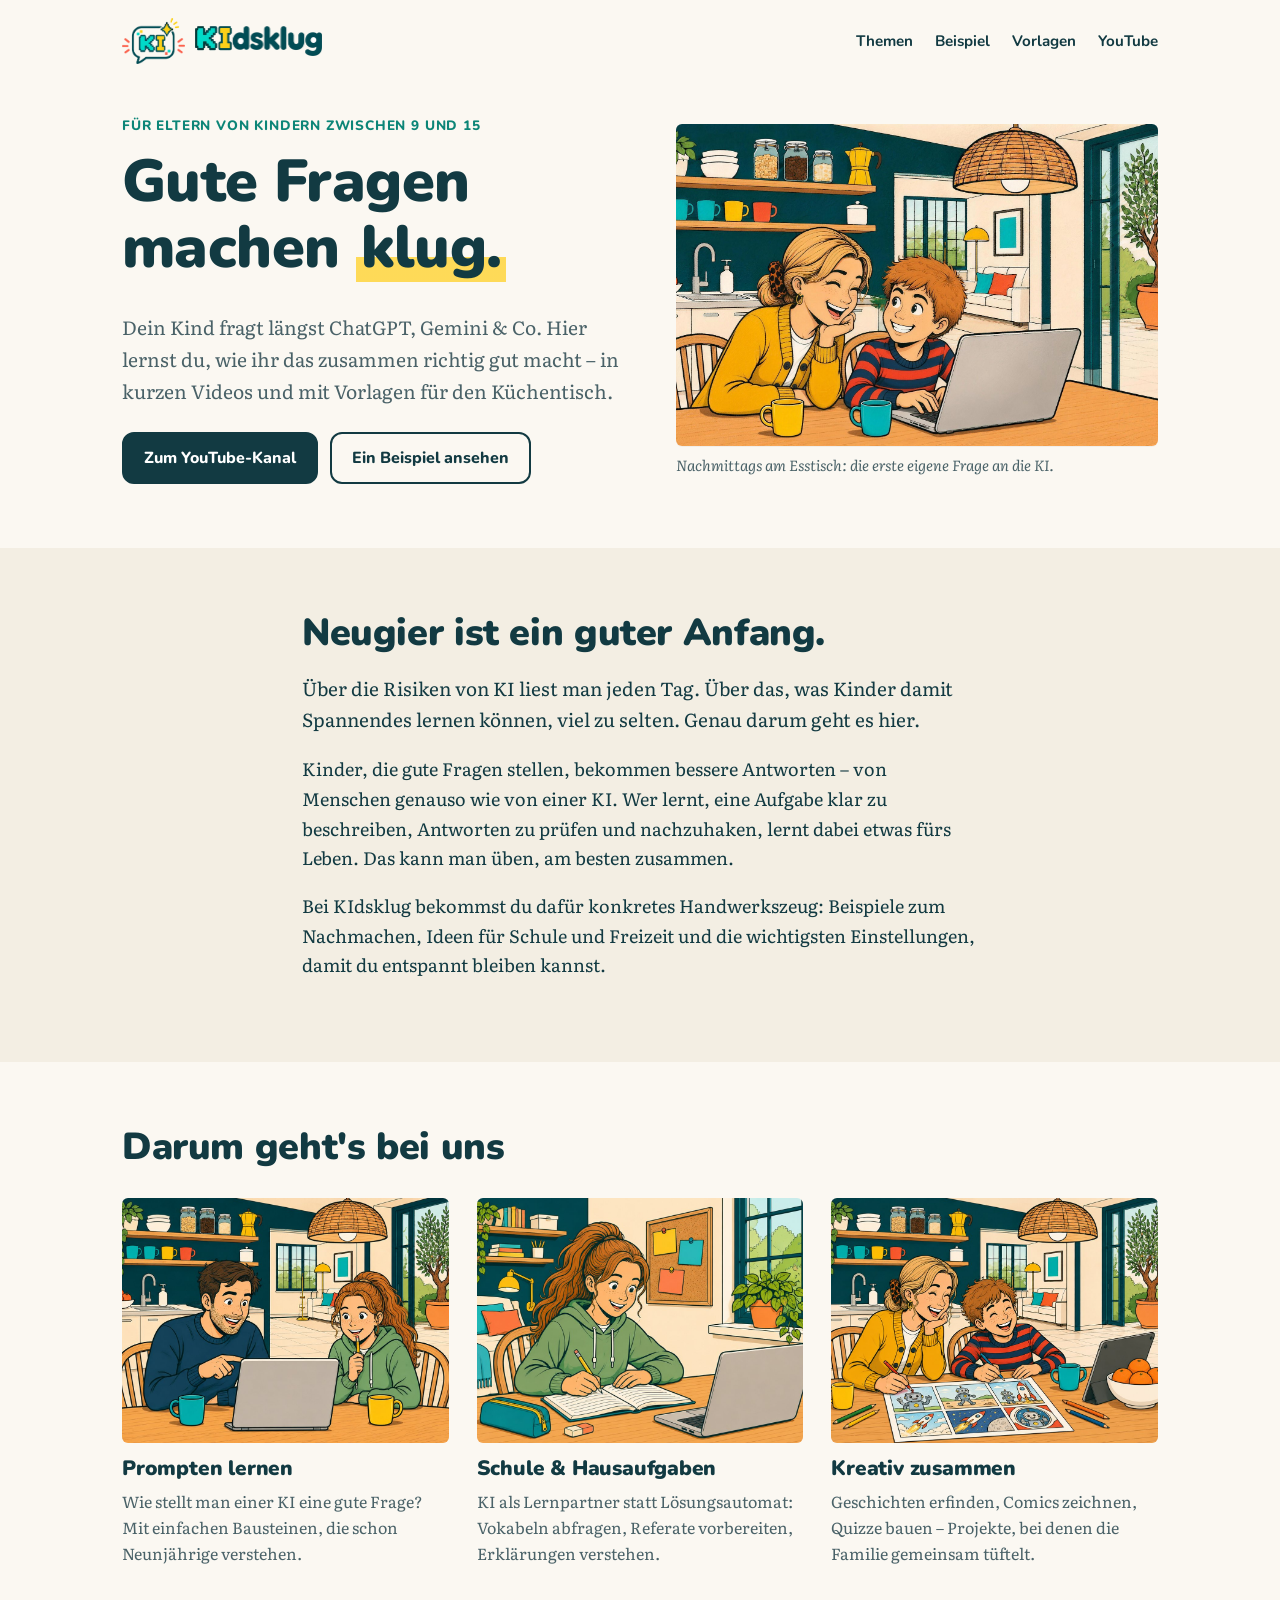
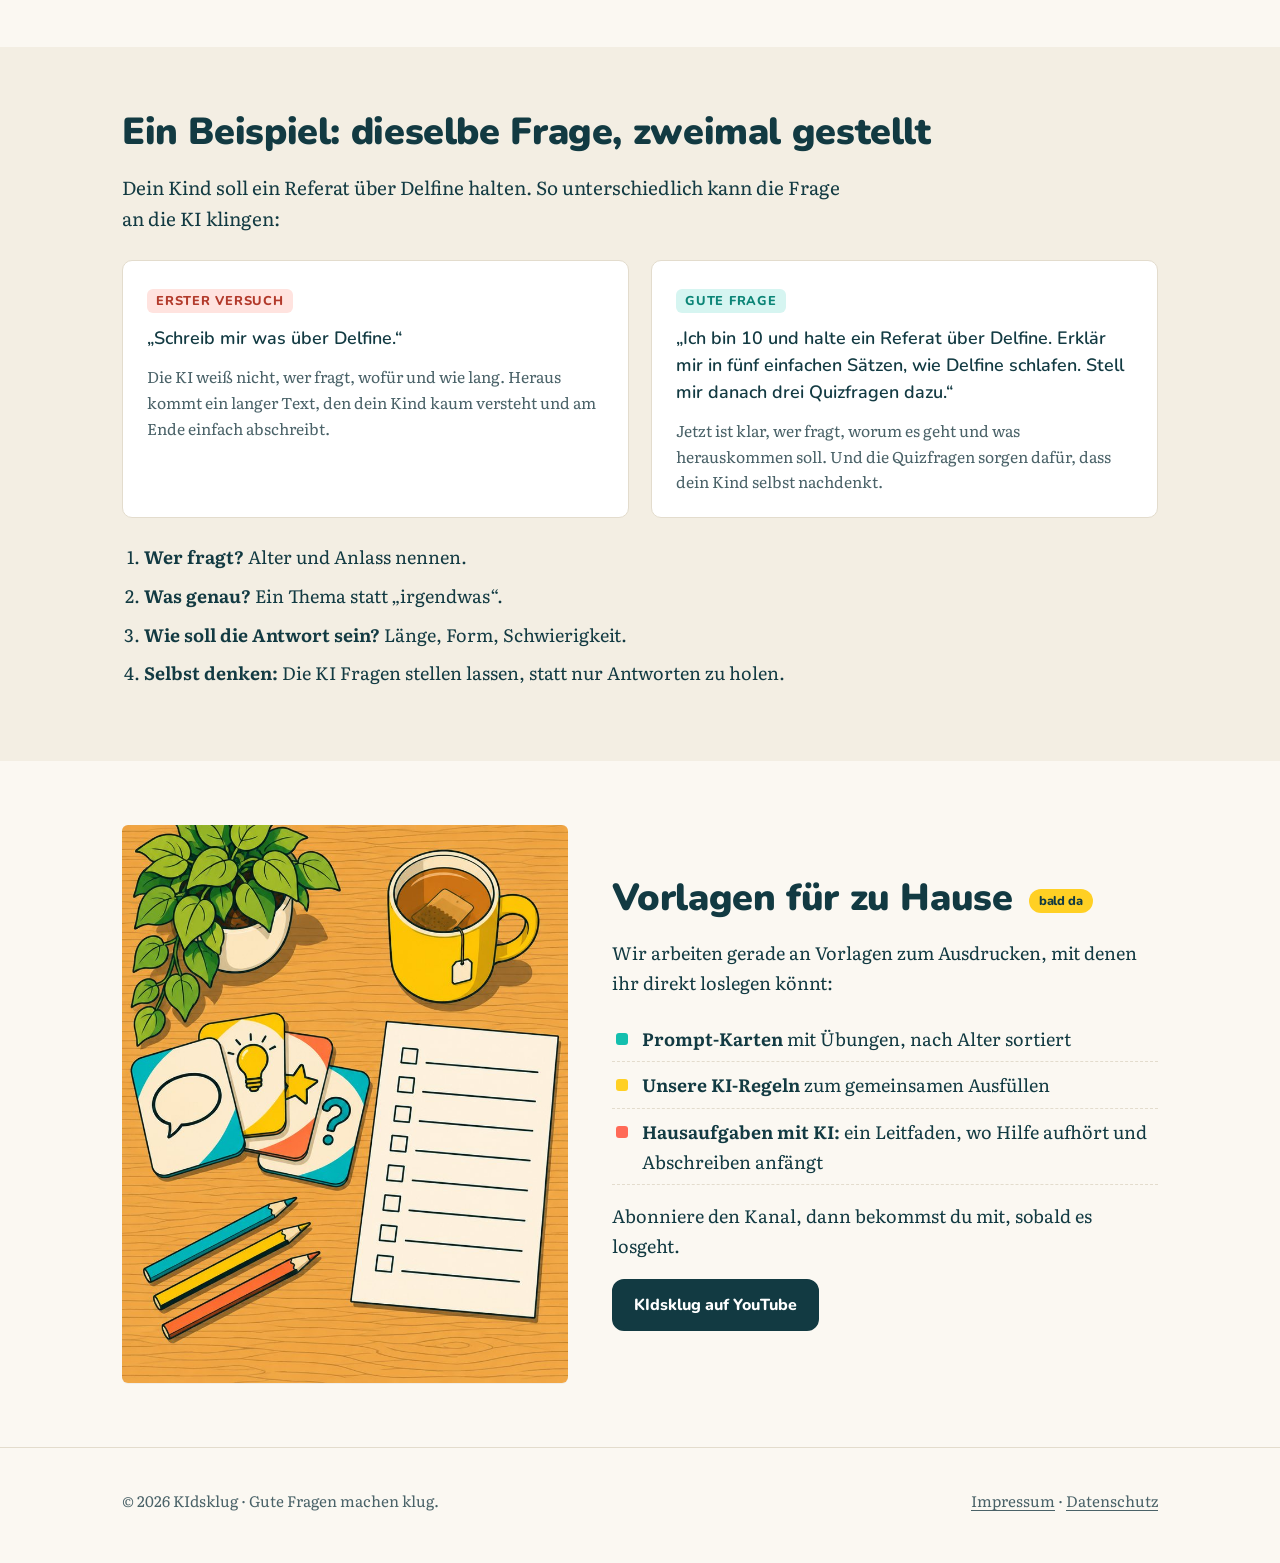
<file: index.html>
<!DOCTYPE html>
<html lang="de">
<head>
<meta charset="utf-8">
<meta name="viewport" content="width=device-width, initial-scale=1">
<title>KIdsklug – Gute Fragen machen klug. KI-Wissen für Eltern</title>
<meta name="description" content="Dein Kind nutzt ChatGPT, Gemini & Co.? KIdsklug zeigt Eltern in kurzen Videos und mit Vorlagen, wie Kinder KI clever nutzen – vom ersten Prompt bis zur Hausaufgabe.">
<link rel="canonical" href="https://kidsklug.de/">
<link rel="icon" href="favicon-48.png" sizes="48x48">
<link rel="apple-touch-icon" href="apple-touch-icon.png">
<meta property="og:title" content="KIdsklug – Gute Fragen machen klug.">
<meta property="og:description" content="KI-Wissen für Eltern: kurze Videos und Vorlagen für den Küchentisch.">
<meta property="og:image" content="https://kidsklug.de/img/hero.jpg">
<meta property="og:locale" content="de_DE">
<link rel="preload" href="fonts/nunito.woff2" as="font" type="font/woff2" crossorigin>
<link rel="stylesheet" href="style.css">
</head>
<body>

<header class="top">
  <div class="wrap">
    <a class="brand" href="./" aria-label="KIdsklug Startseite">
      <img class="sym" src="img/symbol.png" alt="" width="69" height="46">
      <img class="word" src="img/wortmarke.png" alt="KIdsklug" width="128" height="30">
    </a>
    <nav class="nav" aria-label="Hauptmenü">
      <a href="#themen">Themen</a>
      <a href="#beispiel">Beispiel</a>
      <a href="#vorlagen">Vorlagen</a>
      <a href="https://www.youtube.com/@KIdsklug">YouTube</a>
    </nav>
  </div>
</header>

<main>
<section class="hero">
  <div class="wrap">
    <div>
      <div class="kicker">Für Eltern von Kindern zwischen 9 und 15</div>
      <h1>Gute Fragen machen <span class="mark">klug.</span></h1>
      <p class="lead">Dein Kind fragt längst ChatGPT, Gemini &amp; Co. Hier lernst du, wie ihr das zusammen richtig gut macht – in kurzen Videos und mit Vorlagen für den Küchentisch.</p>
      <div class="btns">
        <a class="btn btn-main" href="https://www.youtube.com/@KIdsklug">Zum YouTube-Kanal</a>
        <a class="btn btn-ghost" href="#beispiel">Ein Beispiel ansehen</a>
      </div>
    </div>
    <figure class="photo">
      <img src="img/hero.jpg" alt="Gezeichnete Szene: Mutter und Sohn sitzen lachend am Küchentisch vor einem Laptop" width="1600" height="1067" fetchpriority="high">
      <figcaption>Nachmittags am Esstisch: die erste eigene Frage an die KI.</figcaption>
    </figure>
  </div>
</section>

<section class="paper2">
  <div class="wrap narrow">
    <h2>Neugier ist ein guter Anfang.</h2>
    <p class="big">Über die Risiken von KI liest man jeden Tag. Über das, was Kinder damit Spannendes lernen können, viel zu selten. Genau darum geht es hier.</p>
    <p>Kinder, die gute Fragen stellen, bekommen bessere Antworten – von Menschen genauso wie von einer KI. Wer lernt, eine Aufgabe klar zu beschreiben, Antworten zu prüfen und nachzuhaken, lernt dabei etwas fürs Leben. Das kann man üben, am besten zusammen.</p>
    <p>Bei KIdsklug bekommst du dafür konkretes Handwerkszeug: Beispiele zum Nachmachen, Ideen für Schule und Freizeit und die wichtigsten Einstellungen, damit du entspannt bleiben kannst.</p>
  </div>
</section>

<section id="themen">
  <div class="wrap">
    <h2>Darum geht's bei uns</h2>
    <div class="themes">
      <article class="theme">
        <img src="img/prompten.jpg" alt="Gezeichnete Szene: Vater und Tochter überlegen gemeinsam am Laptop" width="1200" height="800" >
        <h3>Prompten lernen</h3>
        <p>Wie stellt man einer KI eine gute Frage? Mit einfachen Bausteinen, die schon Neunjährige verstehen.</p>
      </article>
      <article class="theme">
        <img src="img/schule.jpg" alt="Gezeichnete Szene: Ein Mädchen macht am Schreibtisch Hausaufgaben, daneben ein Laptop" width="1200" height="800" >
        <h3>Schule &amp; Hausaufgaben</h3>
        <p>KI als Lernpartner statt Lösungsautomat: Vokabeln abfragen, Referate vorbereiten, Erklärungen verstehen.</p>
      </article>
      <article class="theme">
        <img src="img/kreativ.jpg" alt="Gezeichnete Szene: Mutter und Sohn zeichnen zusammen einen Comic" width="1200" height="800" >
        <h3>Kreativ zusammen</h3>
        <p>Geschichten erfinden, Comics zeichnen, Quizze bauen – Projekte, bei denen die Familie gemeinsam tüftelt.</p>
      </article>
    </div>
  </div>
</section>

<section id="beispiel" class="paper2">
  <div class="wrap">
    <h2>Ein Beispiel: dieselbe Frage, zweimal gestellt</h2>
    <p class="big narrow">Dein Kind soll ein Referat über Delfine halten. So unterschiedlich kann die Frage an die KI klingen:</p>
    <div class="compare">
      <div class="note bad">
        <span class="tag">Erster Versuch</span>
        <blockquote>„Schreib mir was über Delfine.“</blockquote>
        <p>Die KI weiß nicht, wer fragt, wofür und wie lang. Heraus kommt ein langer Text, den dein Kind kaum versteht und am Ende einfach abschreibt.</p>
      </div>
      <div class="note good">
        <span class="tag">Gute Frage</span>
        <blockquote>„Ich bin 10 und halte ein Referat über Delfine. Erklär mir in fünf einfachen Sätzen, wie Delfine schlafen. Stell mir danach drei Quizfragen dazu.“</blockquote>
        <p>Jetzt ist klar, wer fragt, worum es geht und was herauskommen soll. Und die Quizfragen sorgen dafür, dass dein Kind selbst nachdenkt.</p>
      </div>
    </div>
    <ol class="steps narrow">
      <li><strong>Wer fragt?</strong> Alter und Anlass nennen.</li>
      <li><strong>Was genau?</strong> Ein Thema statt „irgendwas“.</li>
      <li><strong>Wie soll die Antwort sein?</strong> Länge, Form, Schwierigkeit.</li>
      <li><strong>Selbst denken:</strong> Die KI Fragen stellen lassen, statt nur Antworten zu holen.</li>
    </ol>
  </div>
</section>

<section id="vorlagen">
  <div class="wrap split">
    <figure class="photo">
      <img src="img/vorlagen.jpg" alt="Gezeichnete Karten mit bunten Ecken, eine Checkliste, Buntstifte und eine Tasse Tee auf einem Holztisch" width="800" height="1000" >
    </figure>
    <div>
      <h2>Vorlagen für zu Hause <span class="soon">bald da</span></h2>
      <p>Wir arbeiten gerade an Vorlagen zum Ausdrucken, mit denen ihr direkt loslegen könnt:</p>
      <ul class="plain">
        <li><strong>Prompt-Karten</strong> mit Übungen, nach Alter sortiert</li>
        <li><strong>Unsere KI-Regeln</strong> zum gemeinsamen Ausfüllen</li>
        <li><strong>Hausaufgaben mit KI:</strong> ein Leitfaden, wo Hilfe aufhört und Abschreiben anfängt</li>
      </ul>
      <p>Abonniere den Kanal, dann bekommst du mit, sobald es losgeht.</p>
      <a class="btn btn-main" href="https://www.youtube.com/@KIdsklug">KIdsklug auf YouTube</a>
    </div>
  </div>
</section>
</main>

<footer>
  <div class="wrap">
    <div>© 2026 KIdsklug · Gute Fragen machen klug.</div>
    <div><a href="impressum.html">Impressum</a> · <a href="datenschutz.html">Datenschutz</a></div>
  </div>
</footer>
</body>
</html>
</file>
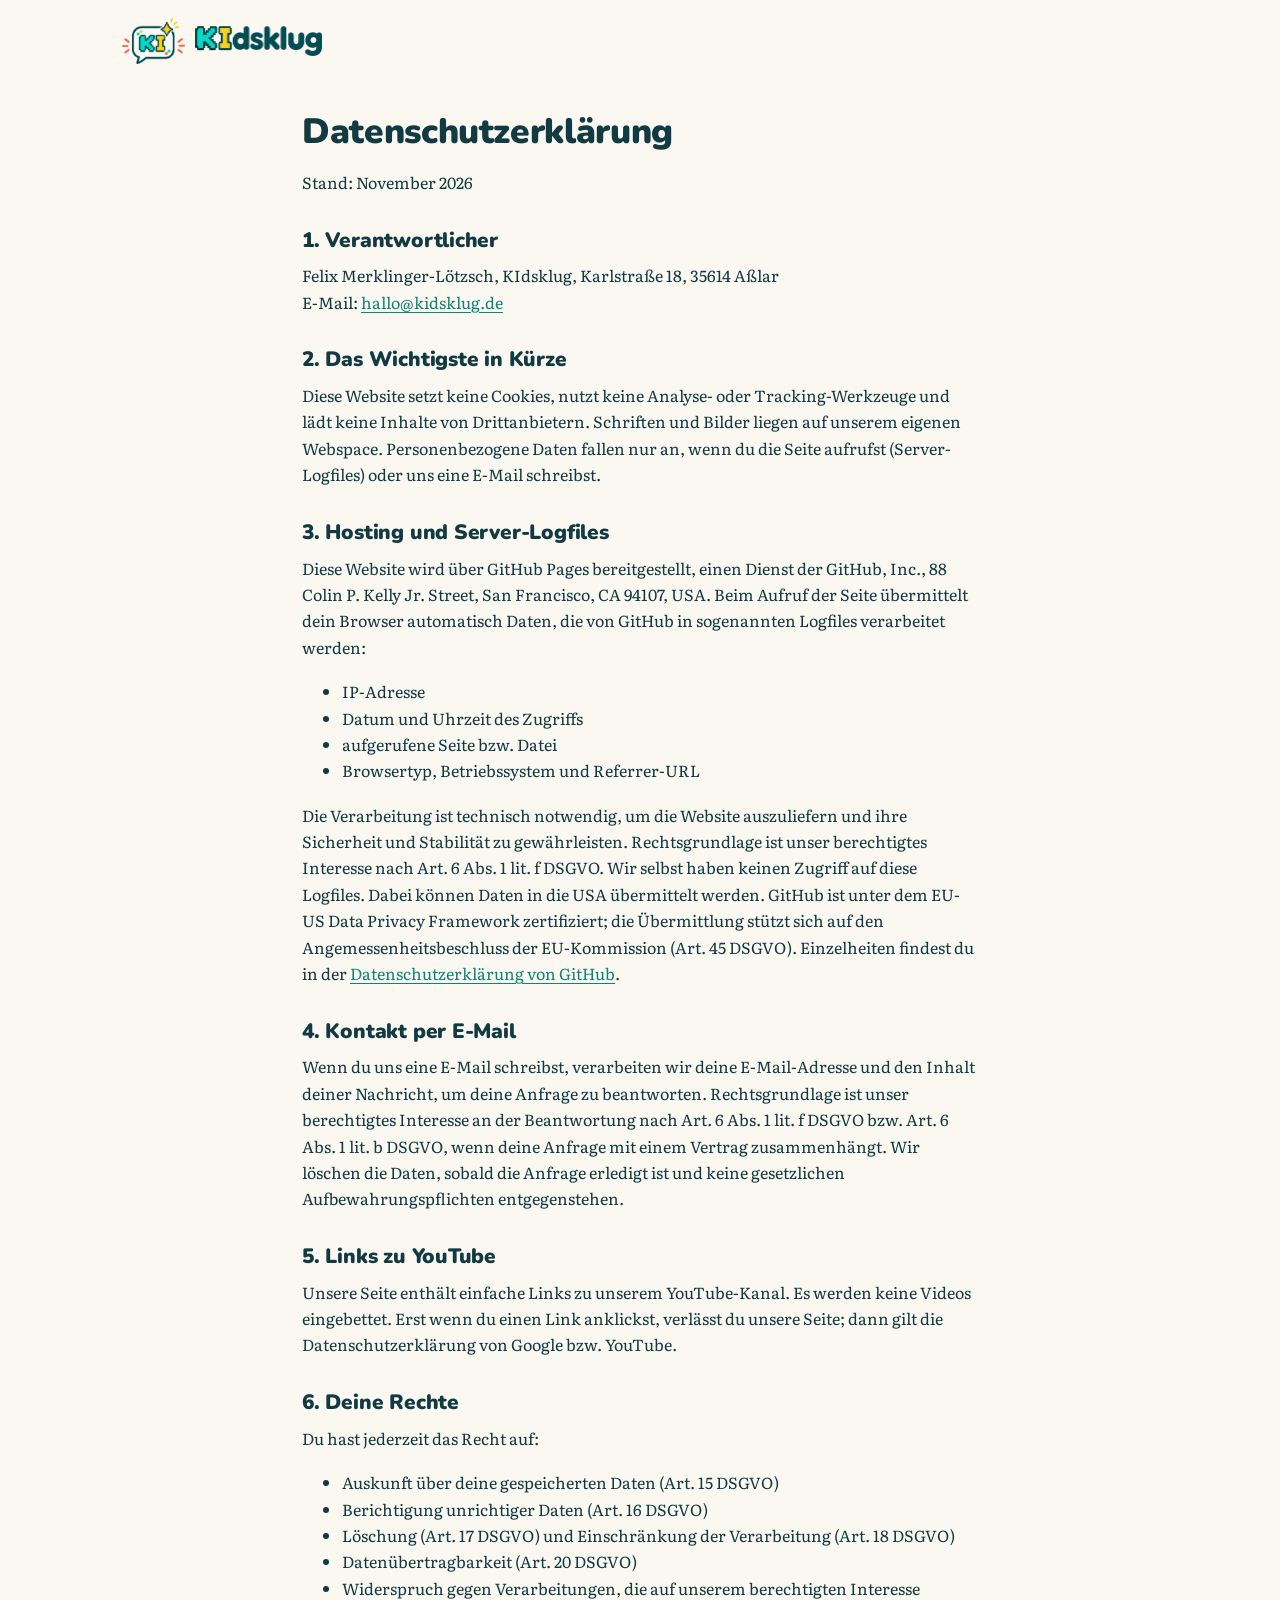
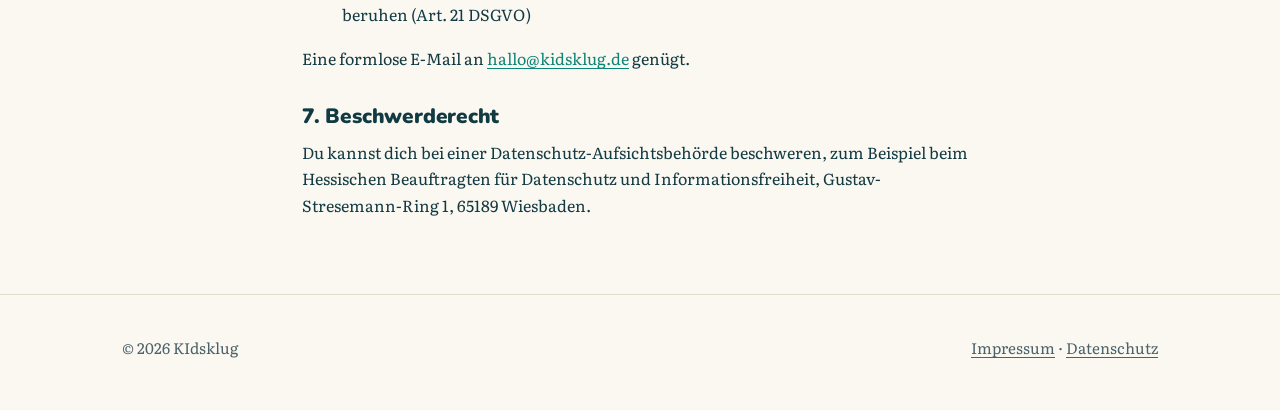
<file: datenschutz.html>
<!DOCTYPE html>
<html lang="de"><head><meta charset="utf-8"><meta name="viewport" content="width=device-width, initial-scale=1">
<title>Datenschutz | KIdsklug</title><meta name="robots" content="noindex,follow"><link rel="icon" href="favicon-48.png" sizes="48x48"><link rel="stylesheet" href="style.css"></head>
<body><header class="top"><div class="wrap"><a class="brand" href="./" aria-label="KIdsklug Startseite"><img class="sym" src="img/symbol.png" alt="" width="69" height="46"><img class="word" src="img/wortmarke.png" alt="KIdsklug" width="128" height="30"></a></div></header>
<main class="legal"><div class="wrap narrow"><h1>Datenschutzerklärung</h1>
<p>Stand: November 2026</p>
<h2>1. Verantwortlicher</h2>
<p>Felix Merklinger-Lötzsch, KIdsklug, Karlstraße 18, 35614 Aßlar<br>E-Mail: <a href="mailto:hallo@kidsklug.de">hallo@kidsklug.de</a></p>
<h2>2. Das Wichtigste in Kürze</h2>
<p>Diese Website setzt keine Cookies, nutzt keine Analyse- oder Tracking-Werkzeuge und lädt keine Inhalte von Drittanbietern. Schriften und Bilder liegen auf unserem eigenen Webspace. Personenbezogene Daten fallen nur an, wenn du die Seite aufrufst (Server-Logfiles) oder uns eine E-Mail schreibst.</p>
<h2>3. Hosting und Server-Logfiles</h2>
<p>Diese Website wird über GitHub Pages bereitgestellt, einen Dienst der GitHub, Inc., 88 Colin P. Kelly Jr. Street, San Francisco, CA 94107, USA. Beim Aufruf der Seite übermittelt dein Browser automatisch Daten, die von GitHub in sogenannten Logfiles verarbeitet werden:</p>
<ul><li>IP-Adresse</li><li>Datum und Uhrzeit des Zugriffs</li><li>aufgerufene Seite bzw. Datei</li><li>Browsertyp, Betriebssystem und Referrer-URL</li></ul>
<p>Die Verarbeitung ist technisch notwendig, um die Website auszuliefern und ihre Sicherheit und Stabilität zu gewährleisten. Rechtsgrundlage ist unser berechtigtes Interesse nach Art. 6 Abs. 1 lit. f DSGVO. Wir selbst haben keinen Zugriff auf diese Logfiles. Dabei können Daten in die USA übermittelt werden. GitHub ist unter dem EU-US Data Privacy Framework zertifiziert; die Übermittlung stützt sich auf den Angemessenheitsbeschluss der EU-Kommission (Art. 45 DSGVO). Einzelheiten findest du in der <a href="https://docs.github.com/de/site-policy/privacy-policies/github-general-privacy-statement">Datenschutzerklärung von GitHub</a>.</p>
<h2>4. Kontakt per E-Mail</h2>
<p>Wenn du uns eine E-Mail schreibst, verarbeiten wir deine E-Mail-Adresse und den Inhalt deiner Nachricht, um deine Anfrage zu beantworten. Rechtsgrundlage ist unser berechtigtes Interesse an der Beantwortung nach Art. 6 Abs. 1 lit. f DSGVO bzw. Art. 6 Abs. 1 lit. b DSGVO, wenn deine Anfrage mit einem Vertrag zusammenhängt. Wir löschen die Daten, sobald die Anfrage erledigt ist und keine gesetzlichen Aufbewahrungspflichten entgegenstehen.</p>
<h2>5. Links zu YouTube</h2>
<p>Unsere Seite enthält einfache Links zu unserem YouTube-Kanal. Es werden keine Videos eingebettet. Erst wenn du einen Link anklickst, verlässt du unsere Seite; dann gilt die Datenschutzerklärung von Google bzw. YouTube.</p>
<h2>6. Deine Rechte</h2>
<p>Du hast jederzeit das Recht auf:</p>
<ul><li>Auskunft über deine gespeicherten Daten (Art. 15 DSGVO)</li><li>Berichtigung unrichtiger Daten (Art. 16 DSGVO)</li><li>Löschung (Art. 17 DSGVO) und Einschränkung der Verarbeitung (Art. 18 DSGVO)</li><li>Datenübertragbarkeit (Art. 20 DSGVO)</li><li>Widerspruch gegen Verarbeitungen, die auf unserem berechtigten Interesse beruhen (Art. 21 DSGVO)</li></ul>
<p>Eine formlose E-Mail an <a href="mailto:hallo@kidsklug.de">hallo@kidsklug.de</a> genügt.</p>
<h2>7. Beschwerderecht</h2>
<p>Du kannst dich bei einer Datenschutz-Aufsichtsbehörde beschweren, zum Beispiel beim Hessischen Beauftragten für Datenschutz und Informationsfreiheit, Gustav-Stresemann-Ring 1, 65189 Wiesbaden.</p></div></main><footer><div class="wrap"><div>© 2026 KIdsklug</div><div><a href="impressum.html">Impressum</a> · <a href="datenschutz.html">Datenschutz</a></div></div></footer></body></html>
</file>
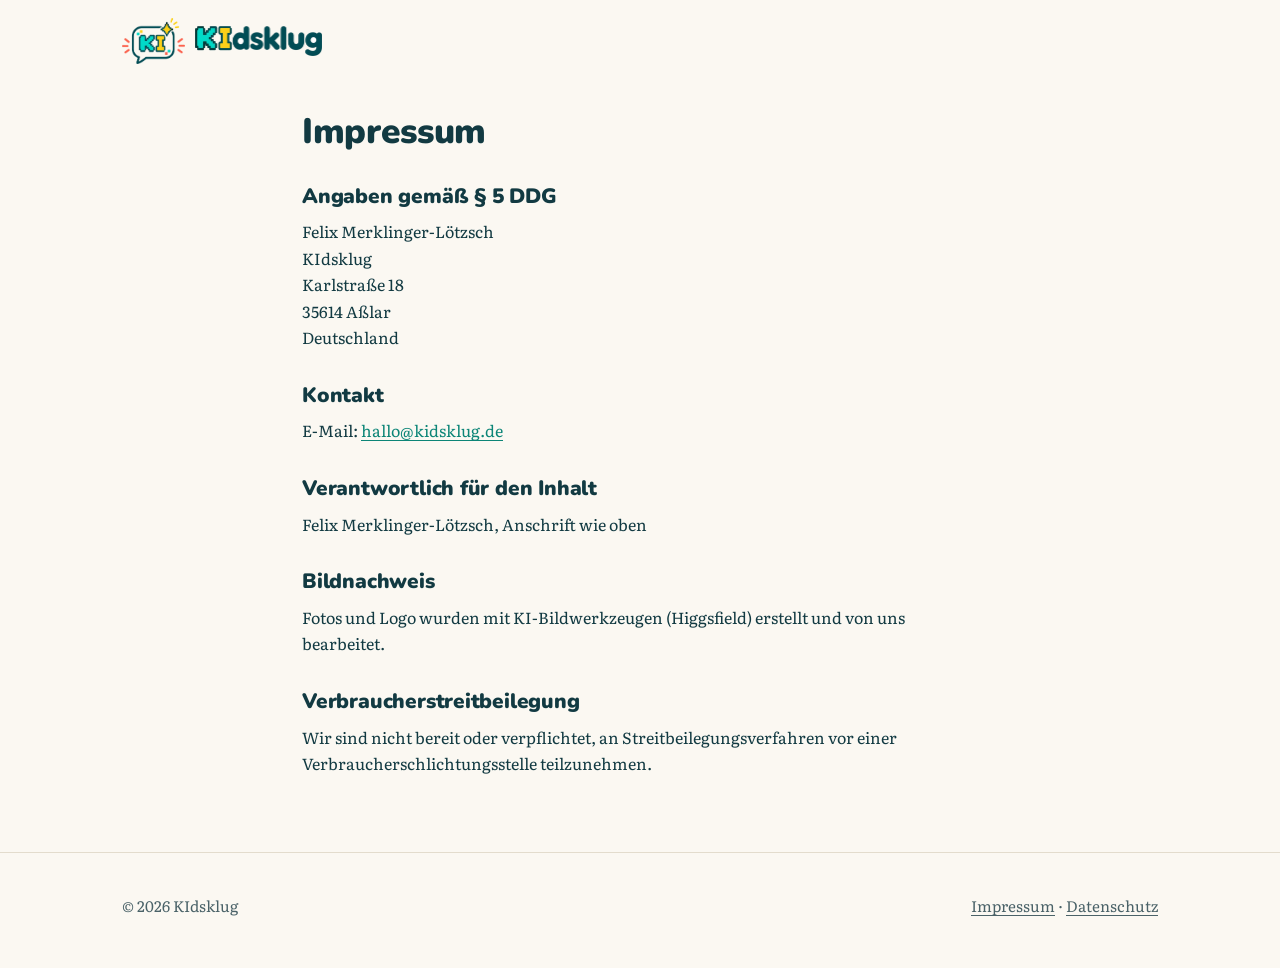
<file: impressum.html>
<!DOCTYPE html>
<html lang="de"><head><meta charset="utf-8"><meta name="viewport" content="width=device-width, initial-scale=1">
<title>Impressum | KIdsklug</title><meta name="robots" content="noindex,follow"><link rel="icon" href="favicon-48.png" sizes="48x48"><link rel="stylesheet" href="style.css"></head>
<body><header class="top"><div class="wrap"><a class="brand" href="./" aria-label="KIdsklug Startseite"><img class="sym" src="img/symbol.png" alt="" width="69" height="46"><img class="word" src="img/wortmarke.png" alt="KIdsklug" width="128" height="30"></a></div></header>
<main class="legal"><div class="wrap narrow"><h1>Impressum</h1>
<h2>Angaben gemäß § 5 DDG</h2>
<p>Felix Merklinger-Lötzsch<br>KIdsklug<br>Karlstraße 18<br>35614 Aßlar<br>Deutschland</p>
<h2>Kontakt</h2>
<p>E-Mail: <a href="mailto:hallo@kidsklug.de">hallo@kidsklug.de</a></p>
<h2>Verantwortlich für den Inhalt</h2>
<p>Felix Merklinger-Lötzsch, Anschrift wie oben</p>
<h2>Bildnachweis</h2>
<p>Fotos und Logo wurden mit KI-Bildwerkzeugen (Higgsfield) erstellt und von uns bearbeitet.</p>
<h2>Verbraucherstreitbeilegung</h2>
<p>Wir sind nicht bereit oder verpflichtet, an Streitbeilegungsverfahren vor einer Verbraucherschlichtungsstelle teilzunehmen.</p></div></main><footer><div class="wrap"><div>© 2026 KIdsklug</div><div><a href="impressum.html">Impressum</a> · <a href="datenschutz.html">Datenschutz</a></div></div></footer></body></html>
</file>
<file: style.css>
@font-face{font-family:"Nunito";src:url(fonts/nunito.woff2) format("woff2");font-weight:600 900;font-display:swap}
@font-face{font-family:"Literata";src:url(fonts/literata.woff2) format("woff2");font-weight:400 650;font-display:swap}
@font-face{font-family:"Literata";src:url(fonts/literata-italic.woff2) format("woff2");font-weight:400 650;font-style:italic;font-display:swap}

:root{
  --paper:#fbf8f2; --paper-2:#f3eee3; --ink:#123a42; --ink-soft:#4a6268;
  --teal:#13bfae; --teal-dark:#0c8577; --yellow:#ffd024; --coral:#ff6a57; --line:#e3dccd;
  --wrap:1080px;
}
*{box-sizing:border-box}
html{-webkit-text-size-adjust:100%}
body{margin:0;background:var(--paper);color:var(--ink);font:18px/1.65 "Literata",Georgia,serif}
img{max-width:100%;height:auto;display:block}
a{color:var(--teal-dark);text-underline-offset:3px}
a:hover{color:var(--ink)}
h1,h2,h3{font-family:"Nunito",system-ui,sans-serif;font-weight:900;line-height:1.12;letter-spacing:-.01em;margin:0 0 .5em}
h1{font-size:clamp(2.3rem,5.4vw,3.7rem)}
h2{font-size:clamp(1.7rem,3.4vw,2.35rem)}
h3{font-size:1.3rem}
p{margin:0 0 1em}
.wrap{max-width:var(--wrap);margin:0 auto;padding:0 22px}

/* header */
.top{padding:18px 0}
.top .wrap{display:flex;align-items:center;justify-content:space-between;gap:20px}
.brand{display:flex;align-items:center;gap:10px;text-decoration:none}
.brand img.sym{height:46px;width:auto}
.brand img.word{height:30px;width:auto}
.nav{display:flex;gap:22px;font:700 .95rem "Nunito",sans-serif}
.nav a{color:var(--ink);text-decoration:none}
.nav a:hover{color:var(--teal-dark)}

/* hand-drawn marker under a word */
.mark{background:linear-gradient(transparent 62%, rgba(255,208,36,.75) 62%, rgba(255,208,36,.75) 92%, transparent 92%);padding:0 .08em}
.mark-teal{background:linear-gradient(transparent 64%, rgba(19,191,174,.35) 64%, rgba(19,191,174,.35) 94%, transparent 94%)}

/* hero */
.hero{padding:34px 0 64px}
.hero .wrap{display:grid;grid-template-columns:1.05fr 1fr;gap:48px;align-items:center}
.kicker{font:800 .85rem "Nunito",sans-serif;letter-spacing:.06em;text-transform:uppercase;color:var(--teal-dark);margin-bottom:14px}
.lead{font-size:1.2rem;color:var(--ink-soft);max-width:34em}
.btns{display:flex;flex-wrap:wrap;gap:12px;margin-top:26px}
.btn{display:inline-flex;align-items:center;gap:8px;font:800 1rem "Nunito",sans-serif;padding:13px 20px;border-radius:12px;text-decoration:none;border:2px solid var(--ink)}
.btn-main{background:var(--ink);color:#fff}
.btn-main:hover{background:var(--teal-dark);border-color:var(--teal-dark);color:#fff}
.btn-ghost{color:var(--ink)}
.btn-ghost:hover{background:var(--paper-2);color:var(--ink)}
figure{margin:0}
.photo img{border-radius:6px;box-shadow:0 1px 0 rgba(0,0,0,.04)}
figcaption{font:italic .92rem "Literata",serif;color:var(--ink-soft);margin-top:8px}

/* sections */
section{padding:64px 0}
.paper2{background:var(--paper-2)}
.narrow{max-width:720px}
.big{font-size:1.18rem}

.themes{display:grid;grid-template-columns:repeat(3,1fr);gap:28px;margin-top:30px}
.theme img{width:100%;aspect-ratio:4/3;object-fit:cover;border-radius:6px;margin-bottom:14px}
.theme h3{margin-bottom:.35em}
.theme p{color:var(--ink-soft);font-size:1rem}

/* prompt example */
.compare{display:grid;grid-template-columns:1fr 1fr;gap:22px;margin-top:26px}
.note{background:#fff;border:1px solid var(--line);border-radius:10px;padding:22px 24px;position:relative}
.note .tag{font:800 .8rem "Nunito",sans-serif;text-transform:uppercase;letter-spacing:.06em;display:inline-block;padding:3px 9px;border-radius:6px;margin-bottom:12px}
.note.bad .tag{background:#ffe3df;color:#b23a2b}
.note.good .tag{background:#d6f5f1;color:var(--teal-dark)}
.note blockquote{margin:0 0 12px;font:600 1.12rem/1.5 "Nunito",sans-serif;color:var(--ink)}
.note p{font-size:.98rem;color:var(--ink-soft);margin:0}
.steps{margin:24px 0 0;padding-left:1.2em}
.steps li{margin-bottom:.5em}

/* templates */
.split{display:grid;grid-template-columns:.9fr 1.1fr;gap:44px;align-items:center}
.soon{display:inline-block;font:800 .8rem "Nunito",sans-serif;background:var(--yellow);color:var(--ink);padding:3px 10px;border-radius:999px;margin-left:6px;vertical-align:middle}
ul.plain{list-style:none;padding:0;margin:16px 0}
ul.plain li{padding:8px 0 8px 30px;border-bottom:1px dashed var(--line);position:relative}
ul.plain li::before{content:"";position:absolute;left:4px;top:17px;width:12px;height:12px;background:var(--teal);border-radius:3px}
ul.plain li:nth-child(2)::before{background:var(--yellow)}
ul.plain li:nth-child(3)::before{background:var(--coral)}

/* footer */
footer{padding:40px 0 50px;border-top:1px solid var(--line);font-size:.95rem;color:var(--ink-soft)}
footer .wrap{display:flex;flex-wrap:wrap;justify-content:space-between;gap:16px}
footer a{color:var(--ink-soft)}

/* legal pages */
.legal{padding:30px 0 60px}
.legal h1{font-size:2.2rem}
.legal h2{font-size:1.3rem;margin-top:1.6em}
.legal p,.legal li{font-size:1rem}

@media (max-width:860px){
  .hero .wrap,.split{grid-template-columns:1fr;gap:30px}
  .themes{grid-template-columns:1fr}
  .compare{grid-template-columns:1fr}
  .nav{display:none}
  section{padding:48px 0}
  body{font-size:17px}
}
</file>
